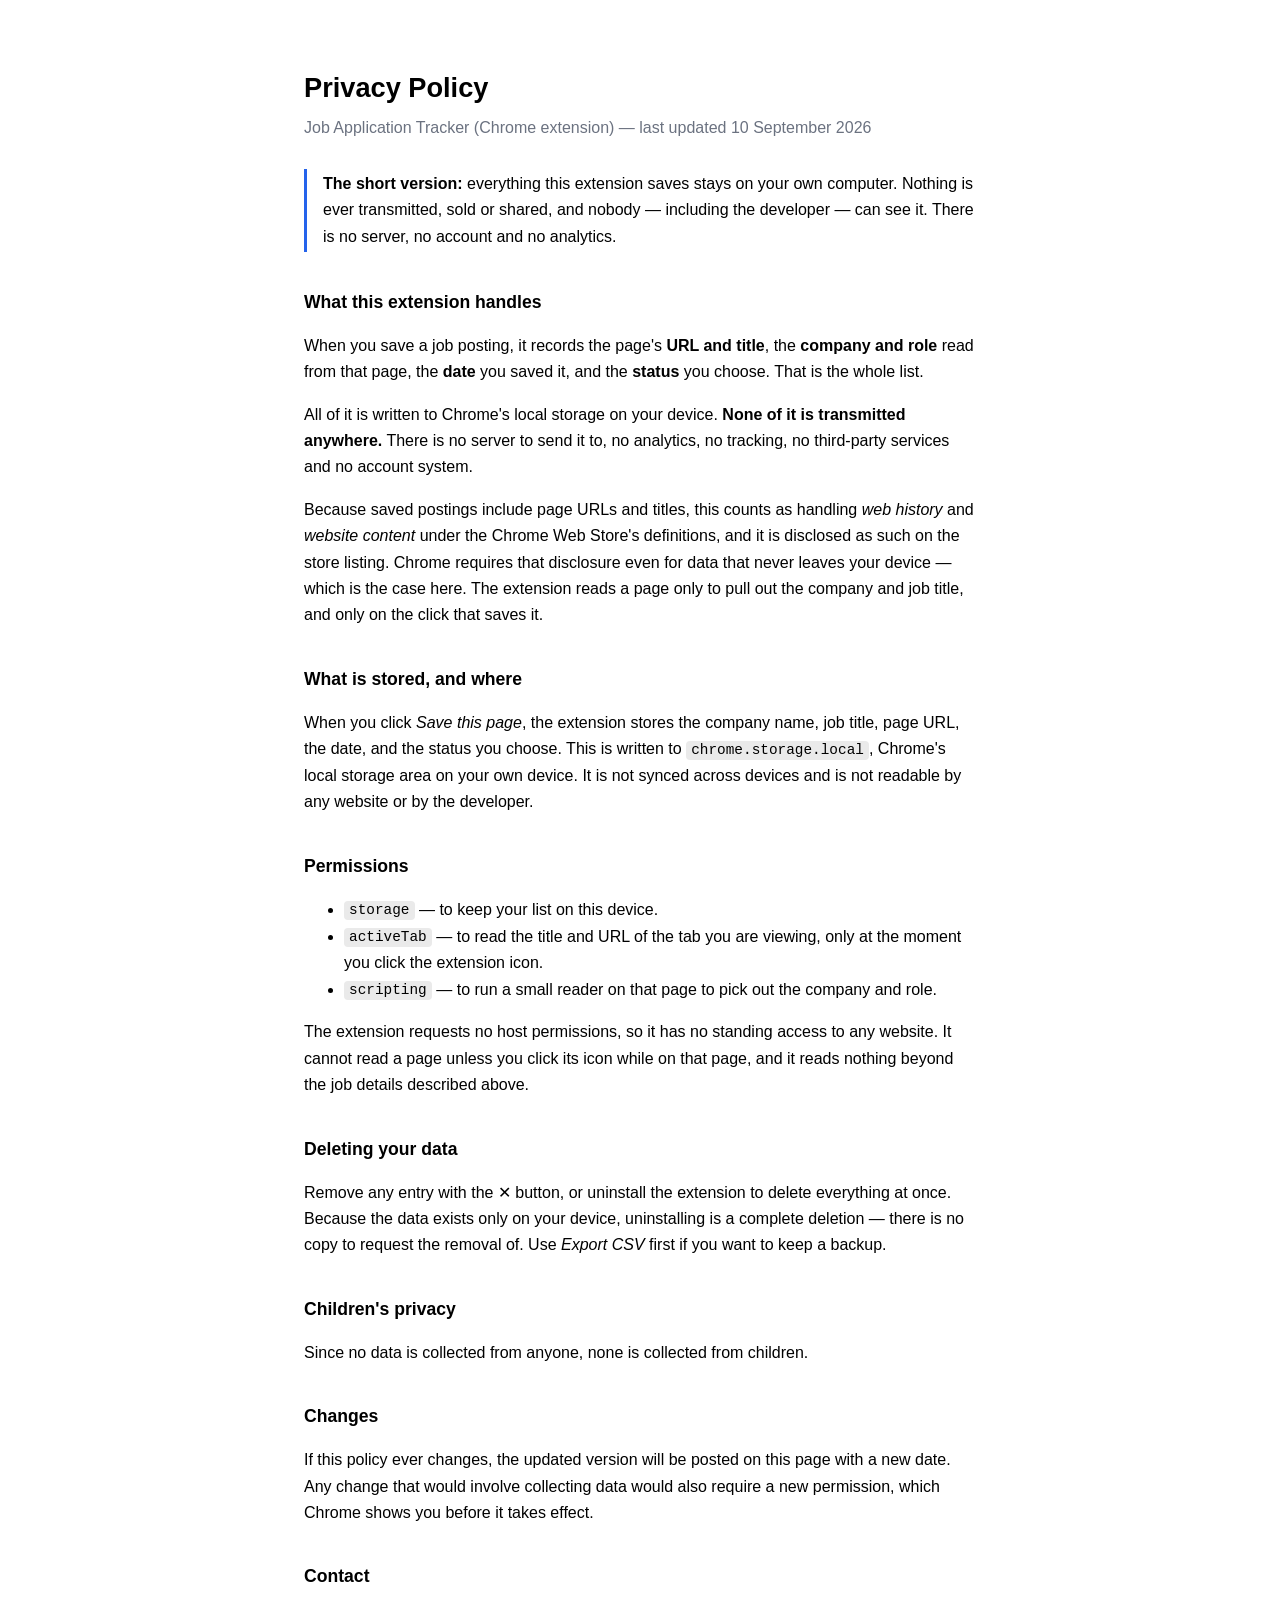
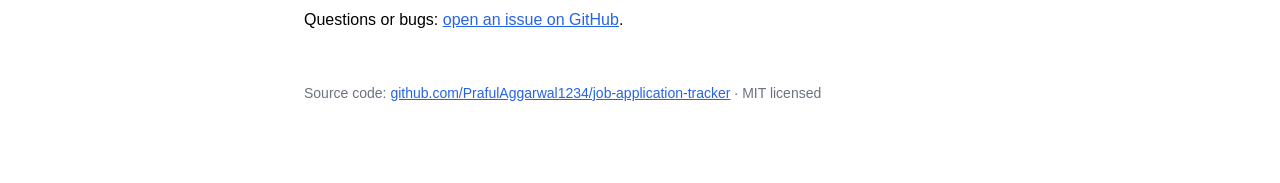
<file: docs/index.html>
<!doctype html>
<html lang="en">
<head>
<meta charset="utf-8">
<meta name="viewport" content="width=device-width, initial-scale=1">
<title>Privacy Policy — Job Application Tracker</title>
<style>
  :root { color-scheme: light dark; }
  body {
    max-width: 42rem; margin: 0 auto; padding: 3rem 1.25rem 5rem;
    font: 16px/1.65 -apple-system, BlinkMacSystemFont, "Segoe UI", Roboto, sans-serif;
  }
  h1 { font-size: 1.7rem; margin-bottom: .25rem; }
  .sub { color: #6b7280; margin-top: 0; }
  h2 { font-size: 1.1rem; margin-top: 2.25rem; }
  code { background: rgba(127,127,127,.16); padding: .1em .35em; border-radius: 4px; font-size: .9em; }
  .box { border-left: 3px solid #2563eb; padding: .1rem 0 .1rem 1rem; margin: 1.75rem 0; }
  footer { margin-top: 3rem; font-size: .875rem; color: #6b7280; }
  a { color: #2563eb; }
</style>
</head>
<body>
  <h1>Privacy Policy</h1>
  <p class="sub">Job Application Tracker (Chrome extension) — last updated 10 September 2026</p>

  <div class="box">
    <strong>The short version:</strong> everything this extension saves stays on your own computer.
    Nothing is ever transmitted, sold or shared, and nobody — including the developer — can see it.
    There is no server, no account and no analytics.
  </div>

  <h2>What this extension handles</h2>
  <p>
    When you save a job posting, it records the page's <strong>URL and title</strong>, the
    <strong>company and role</strong> read from that page, the <strong>date</strong> you saved it, and
    the <strong>status</strong> you choose. That is the whole list.
  </p>
  <p>
    All of it is written to Chrome's local storage on your device. <strong>None of it is transmitted
    anywhere.</strong> There is no server to send it to, no analytics, no tracking, no third-party
    services and no account system.
  </p>
  <p>
    Because saved postings include page URLs and titles, this counts as handling
    <em>web history</em> and <em>website content</em> under the Chrome Web Store's definitions, and it is
    disclosed as such on the store listing. Chrome requires that disclosure even for data that never
    leaves your device — which is the case here. The extension reads a page only to pull out the company
    and job title, and only on the click that saves it.
  </p>

  <h2>What is stored, and where</h2>
  <p>
    When you click <em>Save this page</em>, the extension stores the company name, job title, page URL,
    the date, and the status you choose. This is written to
    <code>chrome.storage.local</code>, Chrome's local storage area on your own device. It is not synced
    across devices and is not readable by any website or by the developer.
  </p>

  <h2>Permissions</h2>
  <ul>
    <li><code>storage</code> — to keep your list on this device.</li>
    <li><code>activeTab</code> — to read the title and URL of the tab you are viewing, only at the
      moment you click the extension icon.</li>
    <li><code>scripting</code> — to run a small reader on that page to pick out the company and role.</li>
  </ul>
  <p>
    The extension requests no host permissions, so it has no standing access to any website. It cannot
    read a page unless you click its icon while on that page, and it reads nothing beyond the job
    details described above.
  </p>

  <h2>Deleting your data</h2>
  <p>
    Remove any entry with the ✕ button, or uninstall the extension to delete everything at once. Because
    the data exists only on your device, uninstalling is a complete deletion — there is no copy to
    request the removal of. Use <em>Export CSV</em> first if you want to keep a backup.
  </p>

  <h2>Children's privacy</h2>
  <p>Since no data is collected from anyone, none is collected from children.</p>

  <h2>Changes</h2>
  <p>
    If this policy ever changes, the updated version will be posted on this page with a new date. Any
    change that would involve collecting data would also require a new permission, which Chrome shows
    you before it takes effect.
  </p>

  <h2>Contact</h2>
  <p>
    Questions or bugs:
    <a href="https://github.com/PrafulAggarwal1234/job-application-tracker/issues">open an issue on GitHub</a>.
  </p>

  <footer>
    Source code: <a href="https://github.com/PrafulAggarwal1234/job-application-tracker">github.com/PrafulAggarwal1234/job-application-tracker</a> · MIT licensed
  </footer>
</body>
</html>
</file>
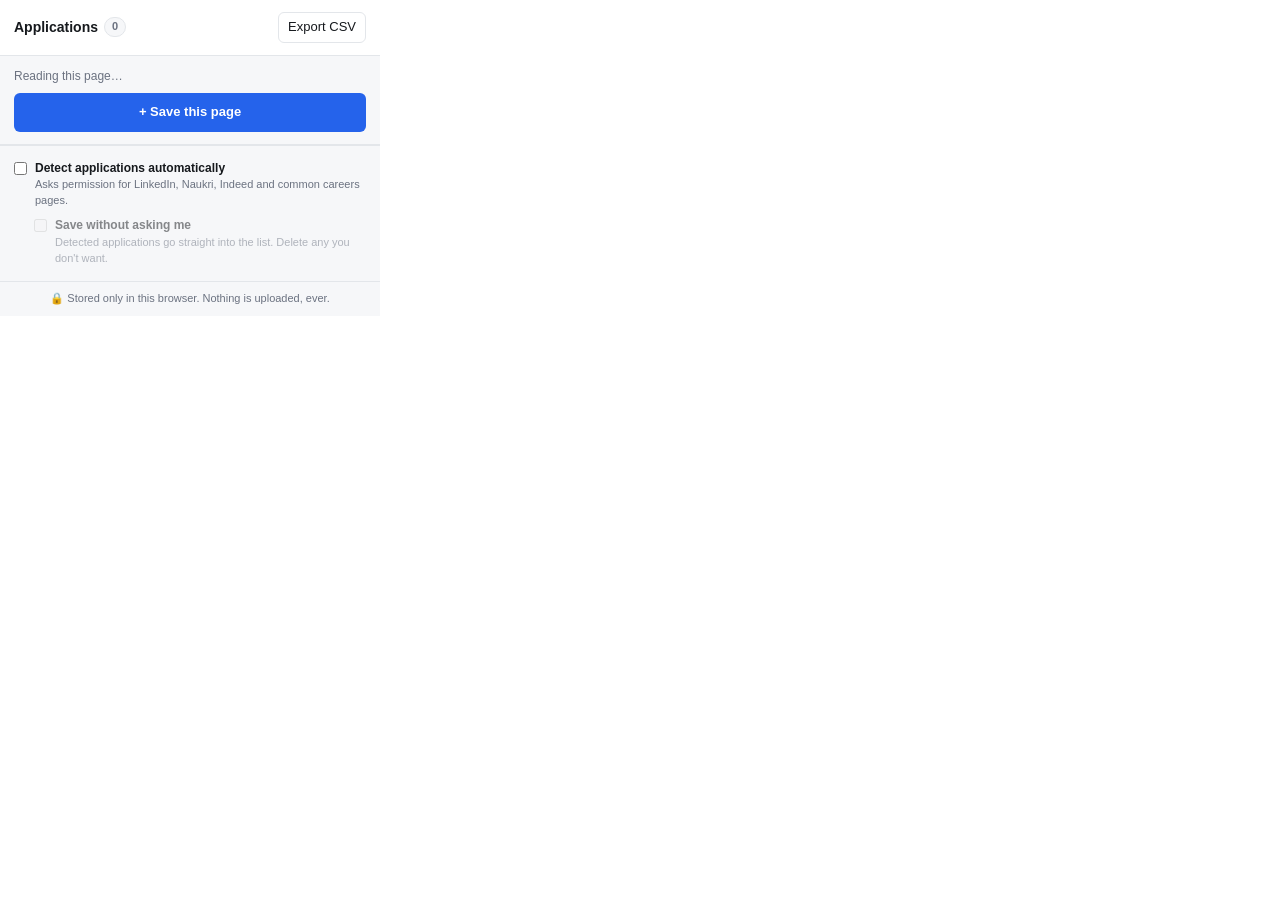
<file: popup.html>
<!doctype html>
<html lang="en">
<head>
  <meta charset="utf-8">
  <title>Job Application Tracker</title>
  <link rel="stylesheet" href="popup.css">
</head>
<body>
  <header>
    <h1>Applications <span id="count" class="count">0</span></h1>
    <button id="export" class="ghost" type="button" title="Download all applications as CSV">Export CSV</button>
  </header>

  <section id="pending-wrap" class="pending-wrap" hidden>
    <h2 class="section-title">Detected — save these?</h2>
    <ul id="pending" class="pending"></ul>
  </section>

  <section class="capture">
    <div id="page-title" class="page-title">Reading this page…</div>
    <button id="save" class="primary" type="button">+ Save this page</button>
    <div id="notice" class="notice" hidden></div>
  </section>

  <ul id="list" class="list"></ul>

  <p id="empty" class="empty" hidden>
    Nothing tracked yet. Open a job posting and hit <strong>Save this page</strong>.
  </p>

  <section class="settings">
    <label class="row-toggle">
      <input type="checkbox" id="auto-detect">
      <span>
        <strong>Detect applications automatically</strong>
        <em id="auto-detect-help">Asks permission for LinkedIn, Naukri, Indeed and common careers pages.</em>
      </span>
    </label>
    <label class="row-toggle sub">
      <input type="checkbox" id="auto-save" disabled>
      <span>
        <strong>Save without asking me</strong>
        <em>Detected applications go straight into the list. Delete any you don't want.</em>
      </span>
    </label>
  </section>

  <footer>🔒 Stored only in this browser. Nothing is uploaded, ever.</footer>

  <script src="shared.js"></script>
  <script src="popup.js"></script>
</body>
</html>
</file>
<file: popup.css>
:root {
  --bg: #ffffff;
  --panel: #f6f7f9;
  --border: #e3e6ea;
  --text: #16191d;
  --muted: #6b7280;
  --accent: #2563eb;
  --accent-text: #ffffff;
  --danger: #b91c1c;
  --applied: #2563eb;
  --interviewing: #b45309;
  --rejected: #6b7280;
  --offer: #15803d;
}

@media (prefers-color-scheme: dark) {
  :root {
    --bg: #17191c;
    --panel: #202328;
    --border: #31363d;
    --text: #e8eaed;
    --muted: #9aa1ab;
    --accent: #3b82f6;
    --danger: #f87171;
    --applied: #60a5fa;
    --interviewing: #fbbf24;
    --rejected: #9aa1ab;
    --offer: #4ade80;
  }
}

* { box-sizing: border-box; }

body {
  width: 380px;
  margin: 0;
  padding: 0;
  font: 13px/1.45 -apple-system, BlinkMacSystemFont, "Segoe UI", Roboto, sans-serif;
  color: var(--text);
  background: var(--bg);
}

header {
  display: flex;
  align-items: center;
  justify-content: space-between;
  gap: 8px;
  padding: 12px 14px;
  border-bottom: 1px solid var(--border);
}

h1 {
  margin: 0;
  font-size: 14px;
  font-weight: 600;
  display: flex;
  align-items: center;
  gap: 6px;
}

.count {
  font-size: 11px;
  font-weight: 600;
  color: var(--muted);
  background: var(--panel);
  border: 1px solid var(--border);
  border-radius: 999px;
  padding: 1px 7px;
}

button { font: inherit; cursor: pointer; border-radius: 6px; }

.primary {
  width: 100%;
  padding: 9px 12px;
  font-weight: 600;
  color: var(--accent-text);
  background: var(--accent);
  border: 1px solid transparent;
}
.primary:hover { filter: brightness(1.08); }
.primary:disabled { opacity: .55; cursor: default; filter: none; }

.ghost {
  padding: 5px 9px;
  color: var(--text);
  background: transparent;
  border: 1px solid var(--border);
}
.ghost:hover { background: var(--panel); }

.capture {
  padding: 12px 14px;
  background: var(--panel);
  border-bottom: 1px solid var(--border);
}

.page-title {
  font-size: 12px;
  color: var(--muted);
  margin-bottom: 8px;
  overflow: hidden;
  text-overflow: ellipsis;
  white-space: nowrap;
}

.notice {
  margin-top: 8px;
  font-size: 12px;
  color: var(--muted);
}
.notice.warn { color: var(--interviewing); }

.list { list-style: none; margin: 0; padding: 0; max-height: 340px; overflow-y: auto; }

.list li {
  padding: 10px 14px;
  border-bottom: 1px solid var(--border);
  border-left: 3px solid transparent;
}
.list li[data-status="Applied"]      { border-left-color: var(--applied); }
.list li[data-status="Interviewing"] { border-left-color: var(--interviewing); }
.list li[data-status="Rejected"]     { border-left-color: var(--rejected); }
.list li[data-status="Offer"]        { border-left-color: var(--offer); }
.list li.flash { animation: flash 1.2s ease-out; }

@keyframes flash {
  from { background: color-mix(in srgb, var(--accent) 22%, transparent); }
  to   { background: transparent; }
}

.list input[type="text"] {
  display: block;
  width: 100%;
  padding: 3px 5px;
  margin: 0 0 3px -5px;
  font: inherit;
  color: var(--text);
  background: transparent;
  border: 1px solid transparent;
  border-radius: 5px;
}
.list input.company { font-weight: 600; }
.list input.role { color: var(--muted); font-size: 12px; }
.list input[type="text"]:hover { border-color: var(--border); }
.list input[type="text"]:focus {
  outline: none;
  background: var(--bg);
  border-color: var(--accent);
}
.list input[type="text"]:placeholder-shown { border-color: var(--border); }

.row {
  display: flex;
  align-items: center;
  gap: 6px;
  margin-top: 5px;
}

.row input[type="date"], .row select {
  font: inherit;
  font-size: 11px;
  color: var(--text);
  background: var(--bg);
  border: 1px solid var(--border);
  border-radius: 5px;
  padding: 2px 4px;
}
.row select { font-weight: 600; }
.row .spacer { flex: 1; }

.icon {
  padding: 2px 6px;
  font-size: 12px;
  line-height: 1.4;
  color: var(--muted);
  text-decoration: none;
  background: transparent;
  border: 1px solid transparent;
  border-radius: 5px;
}
.icon:hover { color: var(--text); border-color: var(--border); }
.icon.del:hover { color: var(--danger); }

.empty { margin: 0; padding: 26px 22px; text-align: center; color: var(--muted); }

footer {
  padding: 9px 14px;
  font-size: 11px;
  text-align: center;
  color: var(--muted);
  background: var(--panel);
  border-top: 1px solid var(--border);
}

/* ---------- detected (pending) queue ---------- */

.section-title {
  margin: 0;
  padding: 10px 14px 6px;
  font-size: 11px;
  font-weight: 600;
  letter-spacing: .04em;
  text-transform: uppercase;
  color: var(--interviewing);
}

.pending-wrap { border-bottom: 1px solid var(--border); }
.pending { list-style: none; margin: 0; padding: 0 14px 12px; }

.pending li {
  padding: 9px 10px;
  margin-bottom: 6px;
  background: var(--bg);
  border: 1px solid var(--border);
  border-left: 3px solid var(--interviewing);
  border-radius: 7px;
}
.pending li:last-child { margin-bottom: 0; }

.pending .who { font-weight: 600; }
.pending .what { font-size: 12px; color: var(--muted); }
.pending .where { font-size: 11px; color: var(--muted); margin-top: 1px; }

.pending .actions { display: flex; gap: 6px; margin-top: 8px; }
.pending .actions button { padding: 4px 10px; font-size: 12px; }

.accept {
  font-weight: 600;
  color: var(--accent-text);
  background: var(--accent);
  border: 1px solid transparent;
}
.accept:hover { filter: brightness(1.08); }

/* ---------- settings ---------- */

.settings {
  padding: 10px 14px;
  border-top: 1px solid var(--border);
  background: var(--panel);
}

.row-toggle {
  display: flex;
  align-items: flex-start;
  gap: 8px;
  padding: 4px 0;
  cursor: pointer;
}
.row-toggle.sub { padding-left: 20px; }
.row-toggle input { margin: 2px 0 0; flex: none; cursor: pointer; }
.row-toggle strong { display: block; font-size: 12px; font-weight: 600; }
.row-toggle em { display: block; font-size: 11px; font-style: normal; color: var(--muted); }
.row-toggle:has(input:disabled) { cursor: default; opacity: .5; }

/* the ✕ after one click, awaiting confirmation */
.icon.del.armed {
  font-size: 11px;
  font-weight: 600;
  color: var(--danger);
  border-color: var(--danger);
}
</file>
